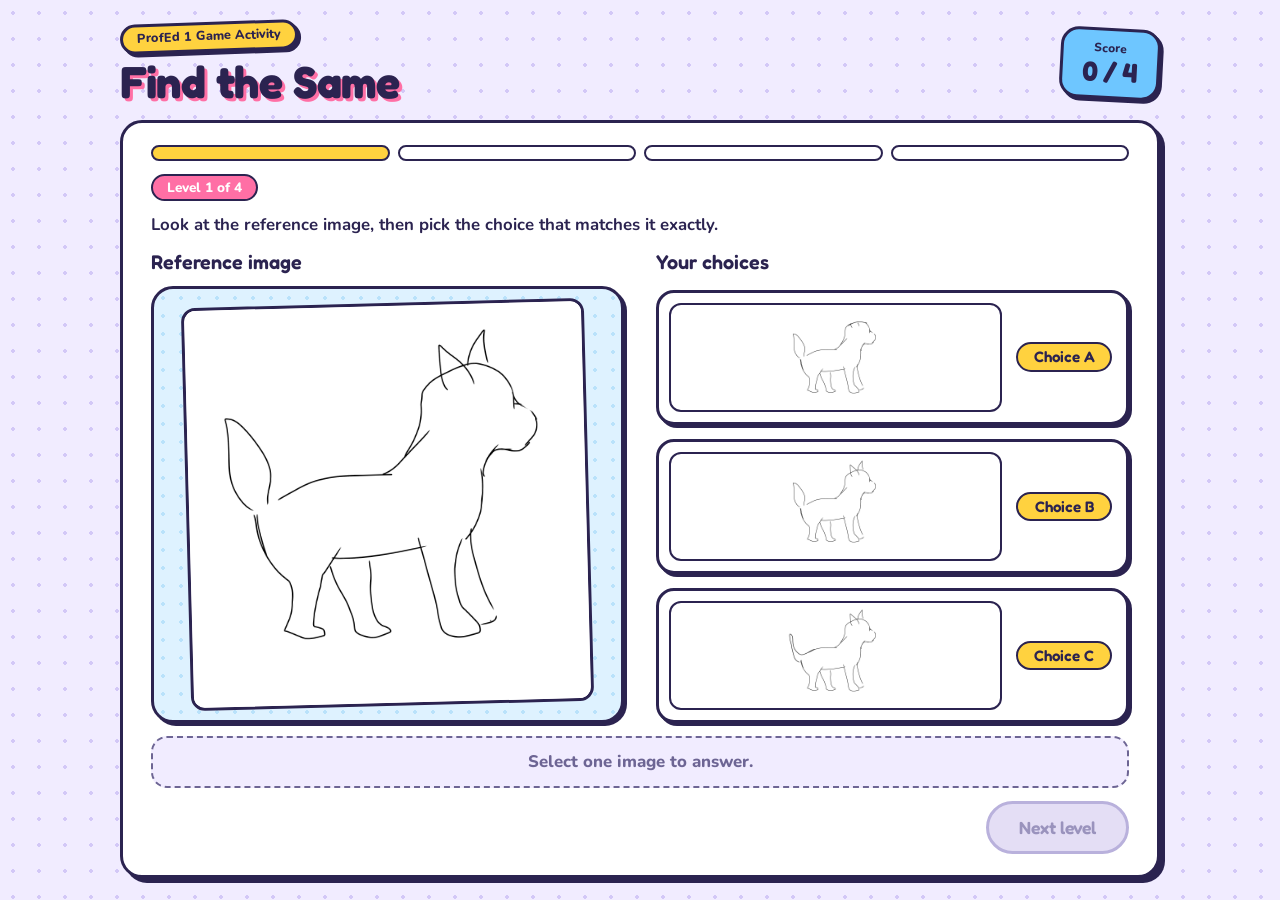
<file: index.html>
<!doctype html>
<html lang="en">
<head>
    <meta charset="UTF-8">
    <meta name="viewport" content="width=device-width, initial-scale=1.0">
    <title>Learn &amp; Approach</title>

    <link rel="preconnect" href="https://fonts.googleapis.com">
    <link rel="preconnect" href="https://fonts.gstatic.com" crossorigin>
    <link href="https://fonts.googleapis.com/css2?family=Fredoka:wght@500;600;700&family=Nunito:wght@600;700;800&display=swap" rel="stylesheet">
    <link rel="stylesheet" href="style.css">
</head>

<body>
    <main class="app">

        <header class="topbar">
            <div>
                <p class="course">ProfEd 1 Game Activity</p>
                <h1>Find the Same</h1>
            </div>
            <div class="score-box" aria-live="polite">
                <span class="score-label">Score</span>
                <span class="score-value"><span id="score">0</span> / <span id="total">4</span></span>
            </div>
        </header>

        <!-- GAME SCREEN -->
        <section id="gameScreen" class="card">

            <div class="progress" id="progress" aria-label="Level progress"></div>
            <p class="level-text">Level <span id="levelNumber">1</span> of <span id="levelTotal">4</span></p>

            <p class="instruction">Look at the reference image, then pick the choice that matches it exactly.</p>

            <div class="reference">
                <h2>Reference image</h2>
                <div class="reference-frame">
                    <img id="referenceImage" src="" alt="Reference image">
                </div>
            </div>

            <div class="choices-head">
                <h2>Your choices</h2>
            </div>
            <div class="choices" id="choices"></div>

            <div id="feedback" class="feedback" role="status" aria-live="polite">
                Select one image to answer.
            </div>

            <div class="actions">
                <button id="nextBtn" class="btn btn-primary" type="button" disabled>Next level</button>
            </div>
        </section>

        <!-- RESULT SCREEN -->
        <section id="resultScreen" class="card result hidden">
            <p class="result-label">Game complete</p>
            <h2 class="result-score"><span id="finalScore">0</span> / <span id="finalTotal">4</span></h2>
            <p id="resultMessage" class="result-message"></p>

            <div class="actions actions-center">
                <a id="activityLink" class="btn btn-primary" href="#">Continue to activity questions</a>
                <button id="restartBtn" class="btn btn-ghost" type="button">Play again</button>
            </div>
        </section>

    </main>

    <script src="script.js"></script>
</body>
</html>
</file>
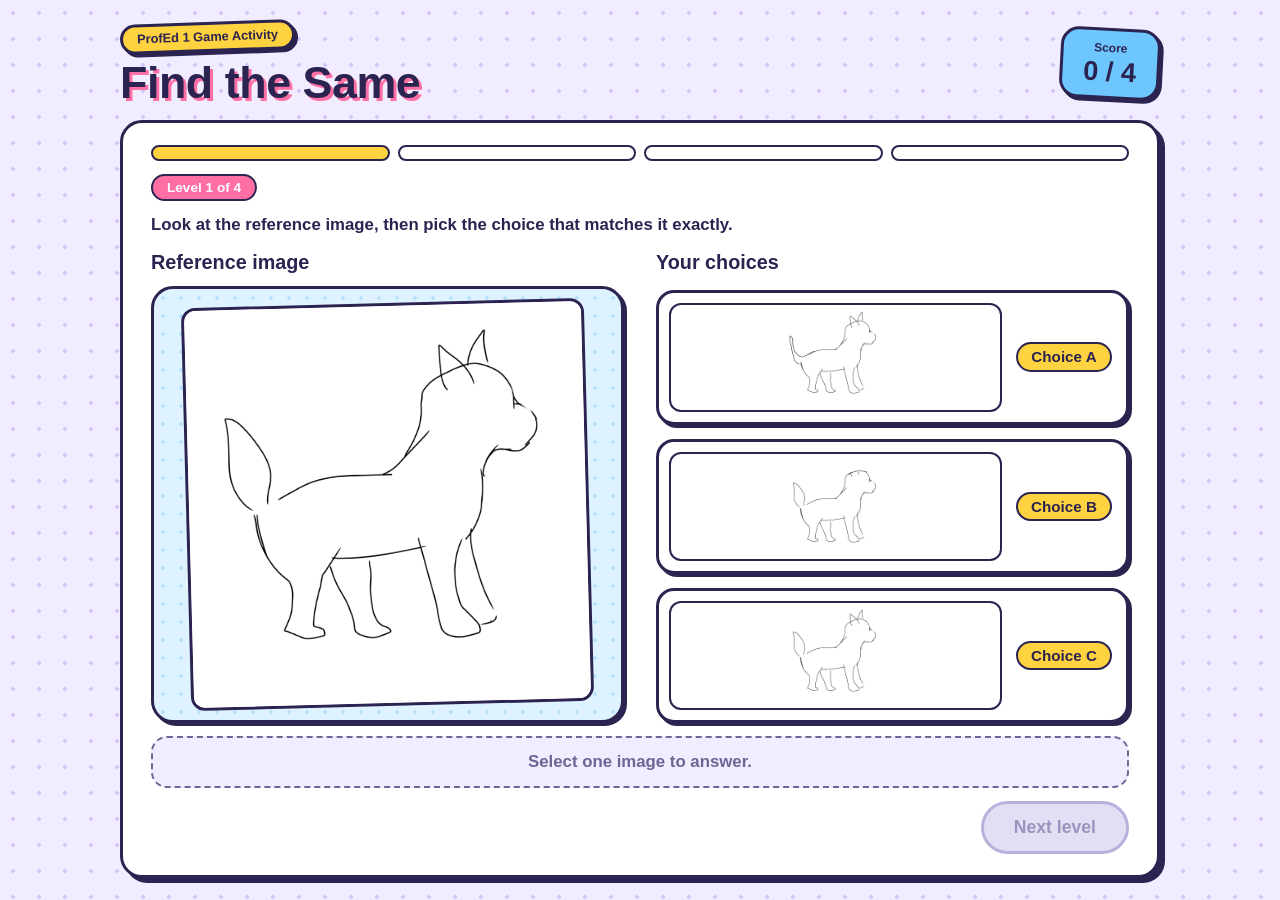
<file: face.html>
<!DOCTYPE html>
<html lang="en">
<head>
    <meta charset="UTF-8">
    <meta name="viewport" content="width=device-width, initial-scale=1.0">
    <title>Learn & Approach</title>

    <link rel="preconnect" href="https://fonts.googleapis.com">
    <link rel="preconnect" href="https://fonts.gstatic.com" crossorigin>
    <link href="https://fonts.googleapis.com/css2?family=Plus+Jakarta+Sans:wght@400;500;600;700;800&display=swap" rel="stylesheet">
    <link rel="stylesheet" href="style.css">
</head>

<body>
    <main class="app">

        <header class="topbar">
            <div>
                <p class="course">ProfEd 1 Game Activity</p>
                <h1>Find the Same</h1>
            </div>
            <div class="score-box" aria-live="polite">
                <span class="score-label">Score</span>
                <span class="score-value"><span id="score">0</span> / <span id="total">4</span></span>
            </div>
        </header>

        <!-- GAME SCREEN -->
        <section id="gameScreen" class="card">

            <div class="progress" id="progress" aria-label="Level progress"></div>
            <p class="level-text">Level <span id="levelNumber">1</span> of <span id="levelTotal">4</span></p>

            <p class="instruction">Look at the reference image, then pick the choice that matches it exactly.</p>

            <div class="reference">
                <h2>Reference image</h2>
                <div class="reference-frame">
                    <img id="referenceImage" src="" alt="Reference image">
                </div>
            </div>

            <div class="choices-head">
                <h2>Your choices</h2>
            </div>
            <div class="choices" id="choices"></div>

            <div id="feedback" class="feedback" role="status" aria-live="polite">
                Select one image to answer.
            </div>

            <div class="actions">
                <button id="nextBtn" class="btn btn-primary" type="button" disabled>Next level</button>
            </div>
        </section>

        <!-- RESULT SCREEN -->
        <section id="resultScreen" class="card result hidden">
            <p class="result-label">Game complete</p>
            <h2 class="result-score"><span id="finalScore">0</span> / <span id="finalTotal">4</span></h2>
            <p id="resultMessage" class="result-message"></p>

            <div class="actions actions-center">
                <a id="activityLink" class="btn btn-primary" href="#">Continue to activity questions</a>
                <button id="restartBtn" class="btn btn-ghost" type="button">Play again</button>
            </div>
        </section>

    </main>

    <script src="face.js"></script>
</body>
</html>
</file>
<file: style.css>
:root {
    --bg: #f1ecff;
    --surface: #ffffff;
    --ink: #2b2350;
    --muted: #6d6594;
    --pink: #ff6fa5;
    --yellow: #ffd23f;
    --mint: #5ee0b0;
    --sky: #6ec6ff;
    --coral: #ff6b6b;
    --mint-soft: #d9f8ec;
    --coral-soft: #ffe1e1;
    --sky-soft: #def2ff;
    --border: 3px solid var(--ink);
    --shadow: 5px 5px 0 var(--ink);
    --shadow-small: 3px 3px 0 var(--ink);
    --radius: 22px;
}

* {
    box-sizing: border-box;
}

html {
    height: 100%;
}

body {
    margin: 0;
    height: 100vh;
    height: 100dvh;
    overflow: hidden;
    font-family: "Nunito", "Segoe UI", Arial, sans-serif;
    font-weight: 600;
    color: var(--ink);
    line-height: 1.4;
    background-color: var(--bg);
    background-image: radial-gradient(#d3c8f7 2px, transparent 2px);
    background-size: 26px 26px;
}

.app {
    height: 100%;
    max-width: 1080px;
    margin: 0 auto;
    padding: clamp(10px, 2.4vh, 26px) 20px;
    display: flex;
    flex-direction: column;
    gap: clamp(8px, 1.8vh, 18px);
}

.hidden {
    display: none !important;
}

.topbar {
    flex: none;
    display: flex;
    justify-content: space-between;
    align-items: center;
    gap: 16px;
}

.course {
    display: inline-block;
    margin: 0 0 clamp(4px, 1vh, 8px);
    padding: 3px 14px;
    background: var(--yellow);
    border: var(--border);
    border-radius: 99px;
    box-shadow: var(--shadow-small);
    font-size: 0.8rem;
    font-weight: 800;
    transform: rotate(-2deg);
}

h1 {
    margin: 0;
    font-family: "Fredoka", "Nunito", sans-serif;
    font-size: clamp(1.9rem, 5.2vh, 2.8rem);
    font-weight: 700;
    line-height: 1;
    letter-spacing: -0.01em;
    color: var(--ink);
    text-shadow: 3px 3px 0 var(--pink);
}

h2 {
    margin: 0 0 clamp(5px, 1vh, 10px);
    font-family: "Fredoka", "Nunito", sans-serif;
    font-size: clamp(1rem, 2.2vh, 1.25rem);
    font-weight: 600;
}

.score-box {
    display: flex;
    flex-direction: column;
    align-items: center;
    min-width: 100px;
    padding: clamp(5px, 1vh, 10px) 18px;
    background: var(--sky);
    border: var(--border);
    border-radius: 18px;
    box-shadow: var(--shadow-small);
    transform: rotate(3deg);
}

.score-label {
    font-size: 0.75rem;
    font-weight: 800;
}

.score-value {
    font-family: "Fredoka", "Nunito", sans-serif;
    font-size: clamp(1.3rem, 3.2vh, 1.7rem);
    font-weight: 700;
    line-height: 1.1;
}

.card {
    min-height: 0;
    padding: clamp(12px, 2.4vh, 26px) clamp(16px, 2.4vw, 28px);
    background: var(--surface);
    border: var(--border);
    border-radius: var(--radius);
    box-shadow: var(--shadow);
}

#gameScreen {
    flex: 1;
    display: grid;
    grid-template-columns: minmax(0, 1fr) minmax(0, 1fr);
    grid-template-rows: auto auto auto auto minmax(0, 1fr) auto auto;
    column-gap: clamp(16px, 2.6vw, 32px);
    row-gap: clamp(6px, 1.4vh, 14px);
}

.progress {
    grid-column: 1 / -1;
    grid-row: 1;
    display: flex;
    gap: 8px;
}

.progress-step {
    flex: 1;
    height: clamp(11px, 1.9vh, 16px);
    background: #fff;
    border: 2.5px solid var(--ink);
    border-radius: 99px;
    transition: background 0.3s;
}

.progress-step.current {
    background: var(--yellow);
}

.progress-step.done-correct {
    background: var(--mint);
}

.progress-step.done-wrong {
    background: var(--coral);
}

.level-text {
    grid-column: 1 / -1;
    grid-row: 2;
    justify-self: start;
    margin: 0;
    padding: 2px 14px;
    background: var(--pink);
    border: 2.5px solid var(--ink);
    border-radius: 99px;
    font-size: 0.85rem;
    font-weight: 800;
    color: #fff;
}

.instruction {
    grid-column: 1 / -1;
    grid-row: 3;
    margin: 0;
    font-size: clamp(0.9rem, 2vh, 1.05rem);
    font-weight: 700;
}

.reference {
    grid-column: 1;
    grid-row: 4 / span 2;
    display: flex;
    flex-direction: column;
    min-height: 0;
    margin: 0;
}

.reference-frame {
    flex: 1;
    min-height: 0;
    display: flex;
    align-items: center;
    justify-content: center;
    padding: clamp(8px, 1.6vh, 14px);
    background: var(--sky-soft);
    background-image: radial-gradient(#b9e2fb 2px, transparent 2px);
    background-size: 18px 18px;
    border: var(--border);
    border-radius: var(--radius);
    box-shadow: var(--shadow-small);
}

.reference-frame img {
    max-width: 100%;
    max-height: 100%;
    object-fit: contain;
    background: #fff;
    border: 3px solid var(--ink);
    border-radius: 14px;
    transform: rotate(-1.5deg);
}

.choices-head {
    grid-column: 2;
    grid-row: 4;
}

.choices-head h2 {
    margin-bottom: 0;
}

.choices {
    grid-column: 2;
    grid-row: 5;
    min-height: 0;
    display: grid;
    grid-template-columns: minmax(0, 1fr);
    grid-template-rows: repeat(3, minmax(0, 1fr));
    gap: clamp(8px, 1.6vh, 16px);
}

.choice {
    min-height: 0;
    display: flex;
    flex-direction: row;
    align-items: stretch;
    gap: 14px;
    padding: clamp(6px, 1.2vh, 10px) 14px clamp(6px, 1.2vh, 10px) clamp(6px, 1.2vh, 10px);
    background: var(--surface);
    border: var(--border);
    border-radius: 18px;
    box-shadow: var(--shadow-small);
    font: inherit;
    color: inherit;
    cursor: pointer;
    transition: transform 0.15s, box-shadow 0.15s, background 0.2s;
}

.choice img {
    flex: 1;
    min-width: 0;
    width: auto;
    height: 100%;
    max-height: 100%;
    object-fit: contain;
    background: #fff;
    border: 2.5px solid var(--ink);
    border-radius: 12px;
}

.choice-label {
    align-self: center;
    width: 96px;
    flex: none;
    padding: 2px 10px;
    background: var(--yellow);
    border: 2.5px solid var(--ink);
    border-radius: 99px;
    font-family: "Fredoka", "Nunito", sans-serif;
    font-size: 0.95rem;
    font-weight: 600;
    text-align: center;
    white-space: nowrap;
}

.choice:nth-child(1):hover:not(:disabled) { transform: translate(-2px, -3px) rotate(-1deg); }
.choice:nth-child(2):hover:not(:disabled) { transform: translate(-2px, -3px) rotate(0.8deg); }
.choice:nth-child(3):hover:not(:disabled) { transform: translate(-2px, -3px) rotate(-0.6deg); }

.choice:hover:not(:disabled) {
    box-shadow: 6px 7px 0 var(--ink);
    background: #fff8d6;
}

.choice:active:not(:disabled) {
    transform: translate(3px, 3px);
    box-shadow: 0 0 0 var(--ink);
}

.choice:focus-visible,
.btn:focus-visible {
    outline: 4px solid var(--pink);
    outline-offset: 3px;
}

.choice:disabled {
    cursor: default;
}

.choice.correct {
    background: var(--mint-soft);
    box-shadow: 5px 5px 0 #0f9b6a;
    border-color: #0f9b6a;
    animation: pop 0.4s ease;
}

.choice.correct .choice-label {
    background: var(--mint);
}

.choice.wrong {
    background: var(--coral-soft);
    box-shadow: 5px 5px 0 #c73c3c;
    border-color: #c73c3c;
    animation: shake 0.4s ease;
}

.choice.wrong .choice-label {
    background: var(--coral);
    color: #fff;
}

.choice.faded {
    opacity: 0.5;
    box-shadow: none;
}

@keyframes pop {
    0%   { transform: scale(1); }
    50%  { transform: scale(1.05); }
    100% { transform: scale(1); }
}

@keyframes shake {
    0%, 100% { transform: translateX(0); }
    25%      { transform: translateX(-7px); }
    75%      { transform: translateX(7px); }
}

.feedback {
    grid-column: 1 / -1;
    grid-row: 6;
    padding: clamp(7px, 1.4vh, 13px) 18px;
    background: var(--bg);
    border: 2.5px dashed var(--muted);
    border-radius: 16px;
    font-size: clamp(0.9rem, 1.9vh, 1.05rem);
    font-weight: 800;
    color: var(--muted);
    text-align: center;
}

.feedback.good {
    background: var(--mint-soft);
    border: 2.5px solid #0f9b6a;
    color: #0b7a54;
}

.feedback.bad {
    background: var(--coral-soft);
    border: 2.5px solid #c73c3c;
    color: #b02f2f;
}

.actions {
    grid-column: 1 / -1;
    grid-row: 7;
    display: flex;
    justify-content: flex-end;
    gap: 14px;
    margin: 0;
}

.actions-center {
    justify-content: center;
    flex-wrap: wrap;
}

.btn {
    display: inline-block;
    padding: clamp(8px, 1.5vh, 13px) 30px;
    border: var(--border);
    border-radius: 99px;
    box-shadow: var(--shadow-small);
    font-family: "Fredoka", "Nunito", sans-serif;
    font-size: clamp(0.95rem, 2vh, 1.1rem);
    font-weight: 600;
    text-decoration: none;
    cursor: pointer;
    transition: transform 0.12s, box-shadow 0.12s, opacity 0.2s;
}

.btn:hover:not(:disabled) {
    transform: translate(-2px, -3px);
    box-shadow: 5px 6px 0 var(--ink);
}

.btn:active:not(:disabled) {
    transform: translate(3px, 3px);
    box-shadow: 0 0 0 var(--ink);
}

.btn-primary {
    background: var(--pink);
    color: #fff;
    text-shadow: 1px 1px 0 var(--ink);
}

.btn-primary:disabled {
    background: #e4def5;
    color: #9a93bd;
    border-color: #b9b1dc;
    box-shadow: none;
    text-shadow: none;
    cursor: not-allowed;
}

.btn-ghost {
    background: var(--yellow);
    color: var(--ink);
}

.result {
    flex: 1;
    display: flex;
    flex-direction: column;
    align-items: center;
    justify-content: center;
    padding: 20px 28px;
    text-align: center;
}

.result-label {
    display: inline-block;
    margin: 0;
    padding: 4px 18px;
    background: var(--mint);
    border: var(--border);
    border-radius: 99px;
    box-shadow: var(--shadow-small);
    font-weight: 800;
    transform: rotate(-2deg);
}

.result-score {
    margin: clamp(10px, 2.4vh, 18px) 0;
    font-size: clamp(3.5rem, 14vh, 5.5rem);
    line-height: 1;
    color: var(--pink);
    -webkit-text-stroke: 3px var(--ink);
    text-shadow: 5px 5px 0 var(--ink);
    animation: pop 0.6s ease;
}

.result-message {
    max-width: 440px;
    margin: 0 auto clamp(8px, 1.6vh, 14px);
    font-size: clamp(1rem, 2.4vh, 1.15rem);
    font-weight: 700;
}

@media (max-height: 720px) and (min-width: 701px) {
    .course {
        display: none;
    }

    .score-box {
        min-width: 86px;
        padding: 3px 14px;
    }

    .choice-label {
        width: 84px;
        font-size: 0.85rem;
    }
}

@media (max-width: 700px) {
    .app {
        padding: 10px 12px;
    }

    h1 {
        font-size: clamp(1.6rem, 4.6vh, 2rem);
        text-shadow: 2px 2px 0 var(--pink);
    }

    .score-box {
        min-width: 84px;
        padding: 3px 12px;
    }

    .card {
        padding: 12px;
    }

    #gameScreen {
        grid-template-columns: minmax(0, 1fr);
        grid-template-rows: auto auto auto minmax(0, 1.15fr) auto minmax(0, 1fr) auto auto;
    }

    .reference {
        grid-column: 1;
        grid-row: 4;
    }

    .reference h2 {
        display: none;
    }

    .choices-head {
        grid-column: 1;
        grid-row: 5;
    }

    .choices {
        grid-column: 1;
        grid-row: 6;
        grid-template-columns: repeat(3, minmax(0, 1fr));
        grid-template-rows: minmax(0, 1fr);
        gap: 8px;
    }

    .choice {
        flex-direction: column;
        align-items: center;
        gap: 6px;
        padding: 6px;
    }

    .choice img {
        flex: 1 1 0;
        width: 100%;
        height: auto;
        min-height: 0;
    }

    .choice-label {
        width: auto;
        padding: 1px 10px;
        font-size: 0.8rem;
    }

    .feedback {
        grid-row: 7;
    }

    .actions {
        grid-row: 8;
    }

    .actions .btn {
        width: 100%;
        text-align: center;
    }

    .result-score {
        font-size: clamp(3.2rem, 12vh, 4.5rem);
    }
}

@media (max-height: 500px) {
    body {
        height: auto;
        min-height: 100vh;
        overflow-y: auto;
    }

    .app {
        height: auto;
        min-height: 100vh;
    }

    .reference-frame {
        min-height: 200px;
    }

    .choices {
        grid-template-rows: repeat(3, minmax(90px, 1fr));
    }
}

@media (max-height: 500px) and (max-width: 700px) {
    .choices {
        grid-template-rows: minmax(110px, 1fr);
    }
}

@media (prefers-reduced-motion: reduce) {
    * {
        transition: none !important;
        animation: none !important;
    }
}
</file>
